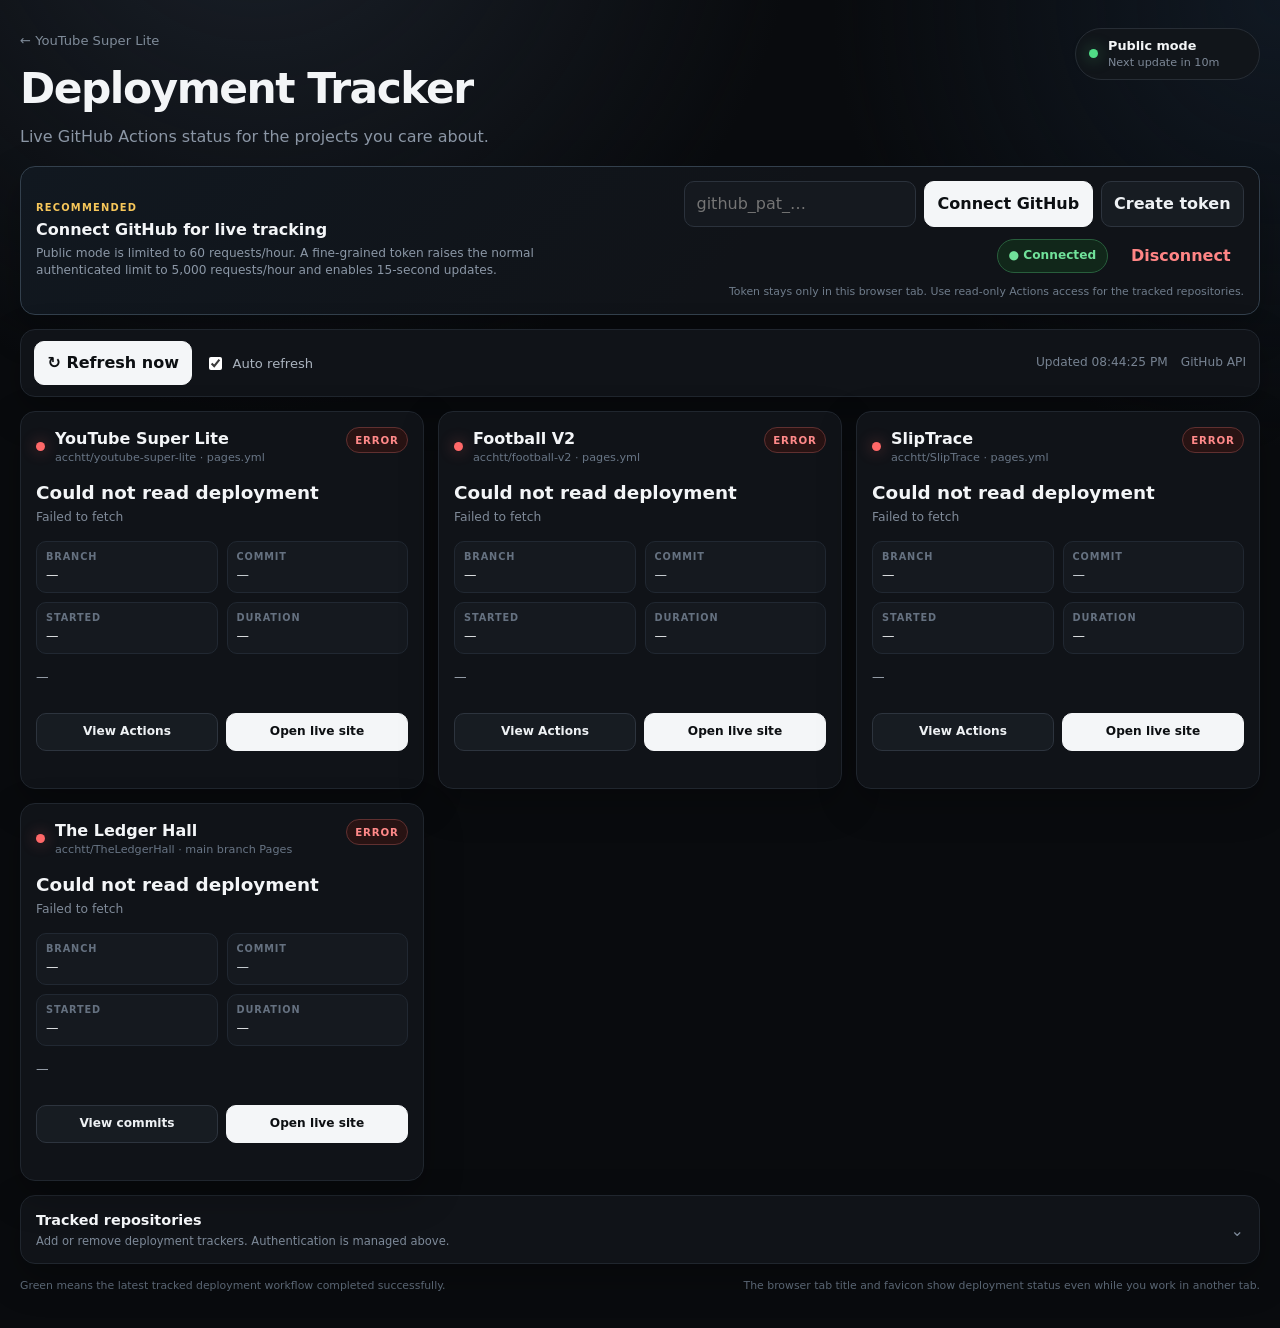
<file: deployments/index.html>
<!doctype html>
<html lang="en">
<head>
  <meta charset="utf-8">
  <meta name="viewport" content="width=device-width,initial-scale=1">
  <meta name="color-scheme" content="dark">
  <meta name="theme-color" content="#090b0e">
  <title>[CHECKING] Deployments · v0.8.2</title>
  <link id="statusFavicon" rel="icon" href="data:image/svg+xml,%3Csvg xmlns='http://www.w3.org/2000/svg' viewBox='0 0 32 32'%3E%3Ccircle cx='16' cy='16' r='10' fill='%2375808e'/%3E%3C/svg%3E">
  <link rel="stylesheet" href="styles.css?v=0.8.2">
</head>
<body>
  <main class="shell">
    <header class="topbar">
      <div>
        <a class="back" href="../">← YouTube Super Lite</a>
        <h1>Deployment Tracker</h1>
        <p>Live GitHub Actions status for the projects you care about.</p>
      </div>
      <div class="live-block">
        <span id="liveDot" class="live-dot"></span>
        <div>
          <strong id="liveLabel">Public mode</strong>
          <span id="nextRefresh">Loading…</span>
        </div>
      </div>
    </header>

    <section id="githubConnect" class="connect-panel panel">
      <div class="connect-copy">
        <span class="connect-kicker">RECOMMENDED</span>
        <strong id="connectTitle">Connect GitHub for live tracking</strong>
        <span id="connectSubtitle">Public mode is limited to 60 requests/hour. A fine-grained token raises the normal authenticated limit to 5,000 requests/hour and enables 15-second updates.</span>
      </div>
      <div class="connect-actions">
        <div id="tokenEntry" class="connect-token-row">
          <input id="tokenInput" type="password" autocomplete="off" spellcheck="false" placeholder="github_pat_…">
          <button id="saveTokenBtn" class="primary">Connect GitHub</button>
          <a class="button" href="https://github.com/settings/personal-access-tokens/new" target="_blank" rel="noreferrer">Create token</a>
        </div>
        <div id="connectedActions" class="connected-actions hidden">
          <span id="connectedBadge" class="connected-badge">● Connected</span>
          <button id="clearTokenBtn" class="ghost danger">Disconnect</button>
        </div>
        <span id="connectMessage" class="connect-message">Token stays only in this browser tab. Use read-only Actions access for the tracked repositories.</span>
      </div>
    </section>

    <section class="toolbar panel">
      <div class="toolbar-left">
        <button id="refreshBtn" class="primary">↻ Refresh now</button>
        <label class="switch-row">
          <input id="autoRefresh" type="checkbox" checked>
          <span>Auto refresh</span>
        </label>
      </div>
      <div class="toolbar-right">
        <span id="lastUpdated">Not updated yet</span>
        <span id="rateInfo">GitHub API</span>
      </div>
    </section>

    <section id="cards" class="cards" aria-live="polite"></section>

    <section class="panel settings">
      <details>
        <summary>
          <div>
            <strong>Tracked repositories</strong>
            <span>Add or remove deployment trackers. Authentication is managed above.</span>
          </div>
          <span class="chev">⌄</span>
        </summary>

        <div class="settings-body">
          <div class="repo-manager">
            <div class="repo-manager-head">
              <div>
                <strong>Tracked pipelines</strong>
                <span>Defaults are saved in the site; additions are stored only in this browser.</span>
              </div>
            </div>
            <div id="trackedList" class="tracked-list"></div>
            <form id="addForm" class="add-form">
              <input id="repoInput" required placeholder="acchtt/repository">
              <input id="workflowInput" required placeholder="workflow.yml">
              <input id="labelInput" placeholder="Display name (optional)">
              <input id="siteInput" placeholder="Live site URL (optional)">
              <button class="primary" type="submit">Add tracker</button>
            </form>
          </div>
        </div>
      </details>
    </section>

    <footer>
      <span>Green means the latest tracked deployment workflow completed successfully.</span>
      <span>The browser tab title and favicon show deployment status even while you work in another tab.</span>
    </footer>
  </main>

  <template id="cardTemplate">
    <article class="repo-card panel">
      <div class="card-head">
        <div class="repo-name-wrap">
          <span class="status-dot"></span>
          <div>
            <a class="repo-name" target="_blank" rel="noreferrer"></a>
            <span class="workflow-name"></span>
          </div>
        </div>
        <span class="status-pill">LOADING</span>
      </div>

      <div class="main-status">
        <strong class="status-title">Checking GitHub…</strong>
        <span class="status-detail">Waiting for API response</span>
      </div>

      <dl class="meta-grid">
        <div><dt>Branch</dt><dd class="branch">—</dd></div>
        <div><dt>Commit</dt><dd><a class="commit" target="_blank" rel="noreferrer">—</a></dd></div>
        <div><dt>Started</dt><dd class="started">—</dd></div>
        <div><dt>Duration</dt><dd class="duration">—</dd></div>
      </dl>

      <div class="commit-message">—</div>

      <div class="card-actions">
        <a class="run-link button" target="_blank" rel="noreferrer">View Actions</a>
        <a class="site-link button primary" target="_blank" rel="noreferrer">Open live site</a>
      </div>

      <div class="history"></div>
    </article>
  </template>

  <script src="app.js?v=0.8.2"></script>
</body>
</html>
</file>
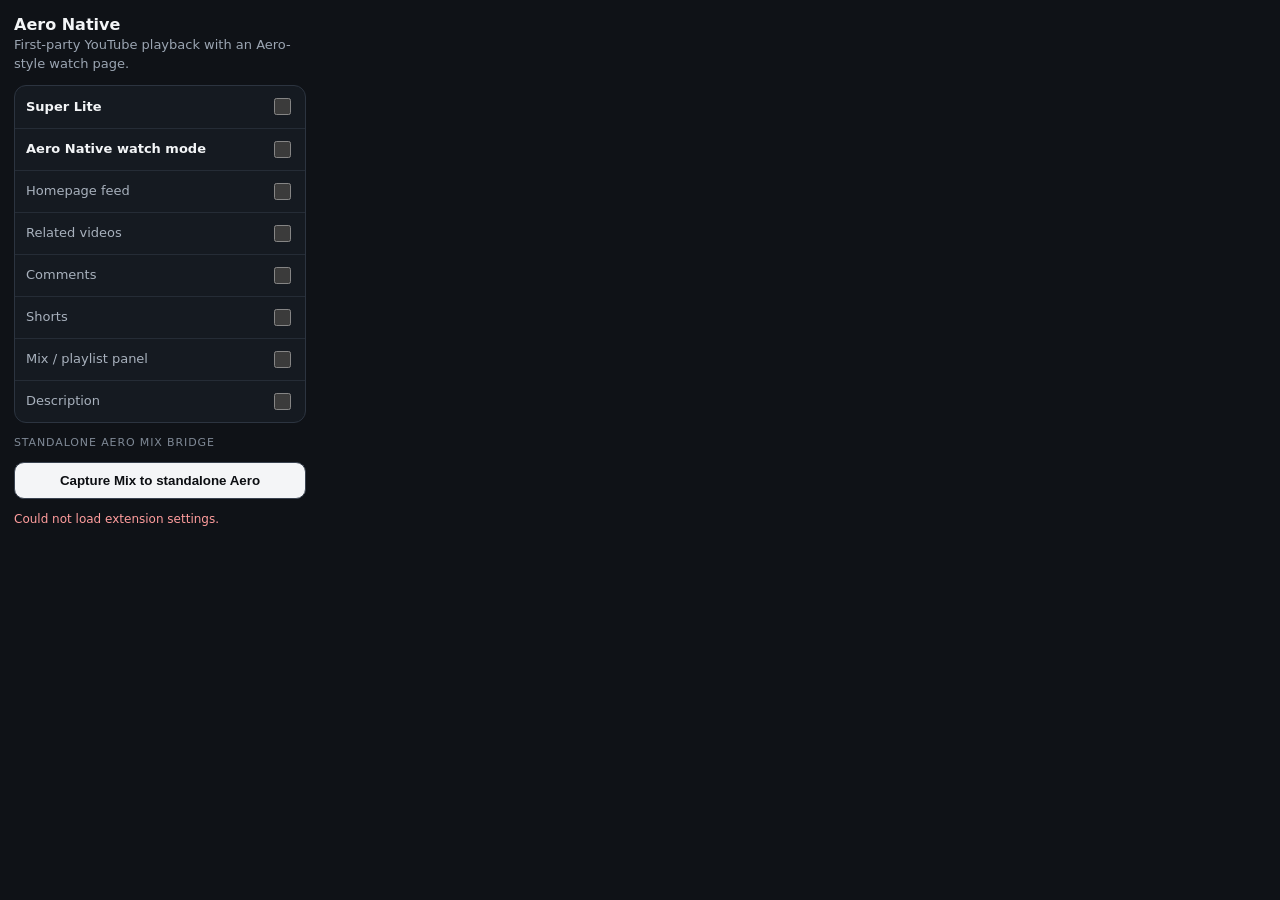
<file: extension/popup.html>
<!doctype html>
<html lang="en">
<head>
  <meta charset="utf-8">
  <meta name="viewport" content="width=device-width,initial-scale=1">
  <title>Aero Native</title>
  <style>
    :root{color-scheme:dark}
    *{box-sizing:border-box}
    body{margin:0;width:320px;background:#0f1217;color:#f3f5f7;font:13px/1.4 system-ui,-apple-system,Segoe UI,sans-serif}
    main{padding:14px;display:grid;gap:12px}
    h1{font-size:16px;margin:0}
    .intro{margin:0;color:#9ba5b2}
    .panel{border:1px solid #2c3440;border-radius:12px;background:#151a21;overflow:hidden}
    .row{min-height:42px;padding:9px 11px;display:flex;align-items:center;justify-content:space-between;gap:12px;border-top:1px solid #252c36}
    .row:first-child{border-top:0}
    .row strong{font-size:13px}
    .row span{color:#a8b1bd}
    input[type="checkbox"]{width:17px;height:17px;accent-color:#c8b5ff}
    button{width:100%;border:1px solid #3a4350;border-radius:10px;padding:10px 12px;background:#f4f5f7;color:#0c0e12;font-weight:750;cursor:pointer}
    button:disabled{opacity:.55;cursor:default}
    #status{min-height:34px;font-size:12px;color:#aeb8c4}
    .ok{color:#9fe0b5!important}.err{color:#ff9d9d!important}
    .section-title{font-size:11px;letter-spacing:.08em;text-transform:uppercase;color:#7f8996}
  </style>
</head>
<body>
  <main>
    <div>
      <h1>Aero Native</h1>
      <p class="intro">First-party YouTube playback with an Aero-style watch page.</p>
    </div>

    <div class="panel">
      <label class="row"><strong>Super Lite</strong><input id="liteEnabled" type="checkbox"></label>
      <label class="row"><strong>Aero Native watch mode</strong><input id="nativeMode" type="checkbox"></label>
      <label class="row"><span>Homepage feed</span><input id="showHomeFeed" type="checkbox"></label>
      <label class="row"><span>Related videos</span><input id="showRelated" type="checkbox"></label>
      <label class="row"><span>Comments</span><input id="showComments" type="checkbox"></label>
      <label class="row"><span>Shorts</span><input id="showShorts" type="checkbox"></label>
      <label class="row"><span>Mix / playlist panel</span><input id="showMixPanel" type="checkbox"></label>
      <label class="row"><span>Description</span><input id="showDescription" type="checkbox"></label>
    </div>

    <div class="section-title">Standalone Aero Mix Bridge</div>
    <button id="capture" type="button">Capture Mix to standalone Aero</button>
    <div id="status">Settings apply immediately on youtube.com.</div>
  </main>
  <script src="popup.js"></script>
</body>
</html>
</file>
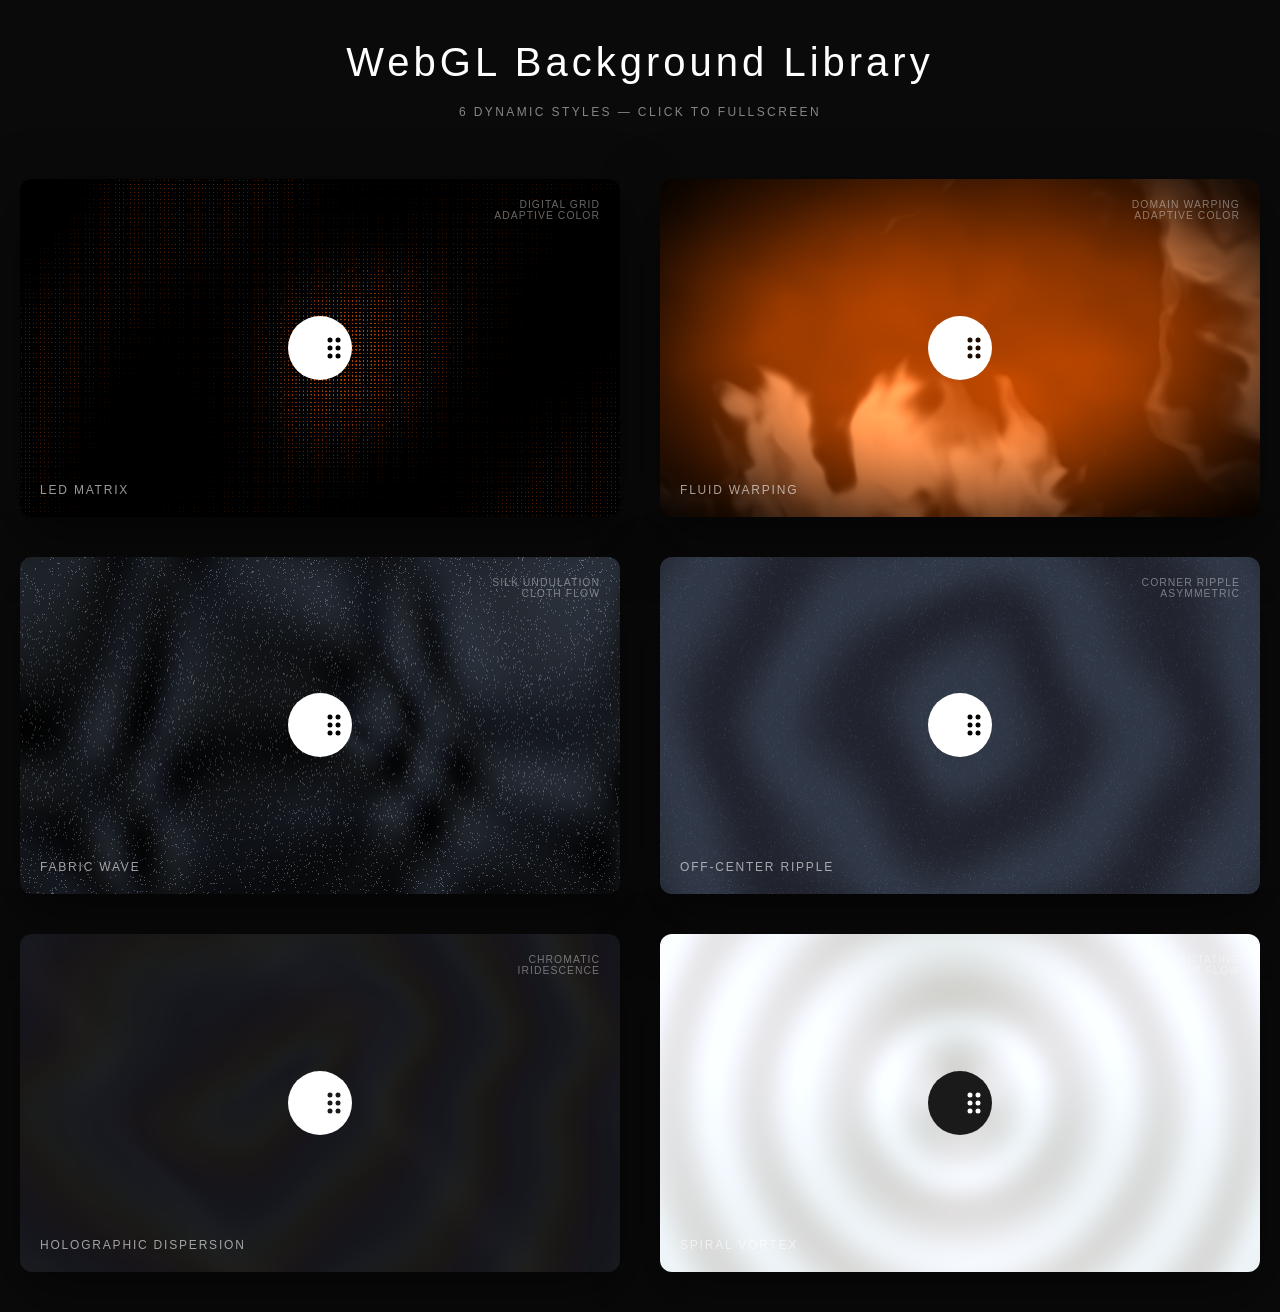
<file: .agents/skills/logo-generator/assets/background_library.html>
<!DOCTYPE html>
<html lang="en">
<head>
    <meta charset="UTF-8">
    <meta name="viewport" content="width=device-width, initial-scale=1.0">
    <title>WebGL Background Library</title>
    <style>
        * { margin: 0; padding: 0; box-sizing: border-box; }
        body {
            font-family: -apple-system, BlinkMacSystemFont, 'Segoe UI', sans-serif;
            background: #0a0a0a;
            color: #fff;
            overflow-x: hidden;
        }

        /* Thumbnail Grid View */
        .container {
            max-width: 1800px;
            margin: 0 auto;
            padding: 40px 20px;
            transition: opacity 0.3s ease;
        }
        .container.hidden { opacity: 0; pointer-events: none; }

        h1 {
            text-align: center;
            font-weight: 300;
            font-size: 2.5rem;
            margin-bottom: 20px;
            letter-spacing: 0.1em;
        }
        .subtitle {
            text-align: center;
            font-size: 0.75rem;
            opacity: 0.5;
            letter-spacing: 0.2em;
            text-transform: uppercase;
            margin-bottom: 60px;
        }
        .grid {
            display: grid;
            grid-template-columns: repeat(auto-fit, minmax(600px, 1fr));
            gap: 40px;
        }
        .card {
            position: relative;
            aspect-ratio: 16 / 9;
            border-radius: 12px;
            overflow: hidden;
            box-shadow: 0 20px 60px rgba(0,0,0,0.5);
            cursor: pointer;
            transition: transform 0.3s ease;
        }
        .card:hover { transform: translateY(-4px); }
        canvas { width: 100%; height: 100%; display: block; }
        .logo-container {
            position: absolute;
            inset: 0;
            display: flex;
            align-items: center;
            justify-content: center;
            pointer-events: none;
            z-index: 10;
        }
        .logo { width: 100px; height: 100px; }
        .label {
            position: absolute;
            bottom: 20px;
            left: 20px;
            font-size: 0.75rem;
            font-weight: 500;
            letter-spacing: 0.15em;
            text-transform: uppercase;
            opacity: 0.6;
            z-index: 10;
        }
        .meta {
            position: absolute;
            top: 20px;
            right: 20px;
            font-size: 0.65rem;
            letter-spacing: 0.1em;
            text-transform: uppercase;
            opacity: 0.4;
            z-index: 10;
            text-align: right;
        }

        /* Fullscreen View */
        .fullscreen {
            position: fixed;
            inset: 0;
            background: #000;
            z-index: 1000;
            display: none;
            opacity: 0;
            transition: opacity 0.4s ease;
        }
        .fullscreen.active {
            display: block;
            opacity: 1;
        }
        .fullscreen canvas {
            width: 100vw;
            height: 100vh;
        }
        .fullscreen .logo {
            width: 200px;
            height: 200px;
        }
        .fullscreen .label {
            bottom: 40px;
            left: 40px;
            font-size: 1rem;
        }
        .fullscreen .meta {
            top: 40px;
            right: 40px;
            font-size: 0.85rem;
        }
        .close-btn {
            position: absolute;
            top: 40px;
            left: 40px;
            width: 48px;
            height: 48px;
            border: 1px solid rgba(255,255,255,0.2);
            border-radius: 50%;
            background: rgba(0,0,0,0.5);
            backdrop-filter: blur(10px);
            cursor: pointer;
            z-index: 20;
            display: flex;
            align-items: center;
            justify-content: center;
            transition: all 0.3s ease;
        }
        .close-btn:hover {
            background: rgba(255,255,255,0.1);
            border-color: rgba(255,255,255,0.4);
        }
        .close-btn::before,
        .close-btn::after {
            content: '';
            position: absolute;
            width: 20px;
            height: 2px;
            background: #fff;
        }
        .close-btn::before { transform: rotate(45deg); }
        .close-btn::after { transform: rotate(-45deg); }
    </style>
</head>
<body>
    <div class="container" id="grid-view">
        <h1>WebGL Background Library</h1>
        <div class="subtitle">6 Dynamic Styles — Click to Fullscreen</div>

        <div class="grid">
            <!-- 1. LED Matrix -->
            <div class="card" data-bg="led">
                <canvas id="canvas-led"></canvas>
                <div class="logo-container">
                    <svg class="logo" viewBox="0 0 100 100">
                        <circle cx="50" cy="50" r="32" fill="#FFFFFF"/>
                        <g fill="#000000">
                            <circle cx="60" cy="42" r="2.5"/>
                            <circle cx="68" cy="42" r="2.5"/>
                            <circle cx="60" cy="50" r="2.5"/>
                            <circle cx="68" cy="50" r="2.5"/>
                            <circle cx="60" cy="58" r="2.5"/>
                            <circle cx="68" cy="58" r="2.5"/>
                        </g>
                    </svg>
                </div>
                <div class="label">LED Matrix</div>
                <div class="meta">Digital Grid<br/>Adaptive Color</div>
            </div>

            <!-- 2. Fluid Warping -->
            <div class="card" data-bg="fluid">
                <canvas id="canvas-fluid"></canvas>
                <div class="logo-container">
                    <svg class="logo" viewBox="0 0 100 100">
                        <circle cx="50" cy="50" r="32" fill="#FFFFFF"/>
                        <g fill="#1a0a00">
                            <circle cx="60" cy="42" r="2.5"/>
                            <circle cx="68" cy="42" r="2.5"/>
                            <circle cx="60" cy="50" r="2.5"/>
                            <circle cx="68" cy="50" r="2.5"/>
                            <circle cx="60" cy="58" r="2.5"/>
                            <circle cx="68" cy="58" r="2.5"/>
                        </g>
                    </svg>
                </div>
                <div class="label">Fluid Warping</div>
                <div class="meta">Domain Warping<br/>Adaptive Color</div>
            </div>

            <!-- 3. Fabric Wave -->
            <div class="card" data-bg="fabric">
                <canvas id="canvas-fabric"></canvas>
                <div class="logo-container">
                    <svg class="logo" viewBox="0 0 100 100">
                        <circle cx="50" cy="50" r="32" fill="#FFFFFF"/>
                        <g fill="#000000">
                            <circle cx="60" cy="42" r="2.5"/>
                            <circle cx="68" cy="42" r="2.5"/>
                            <circle cx="60" cy="50" r="2.5"/>
                            <circle cx="68" cy="50" r="2.5"/>
                            <circle cx="60" cy="58" r="2.5"/>
                            <circle cx="68" cy="58" r="2.5"/>
                        </g>
                    </svg>
                </div>
                <div class="label">Fabric Wave</div>
                <div class="meta">Silk Undulation<br/>Cloth Flow</div>
            </div>

            <!-- 4. Off-Center Ripple -->
            <div class="card" data-bg="corner">
                <canvas id="canvas-corner"></canvas>
                <div class="logo-container">
                    <svg class="logo" viewBox="0 0 100 100">
                        <circle cx="50" cy="50" r="32" fill="#FFFFFF"/>
                        <g fill="#000000">
                            <circle cx="60" cy="42" r="2.5"/>
                            <circle cx="68" cy="42" r="2.5"/>
                            <circle cx="60" cy="50" r="2.5"/>
                            <circle cx="68" cy="50" r="2.5"/>
                            <circle cx="60" cy="58" r="2.5"/>
                            <circle cx="68" cy="58" r="2.5"/>
                        </g>
                    </svg>
                </div>
                <div class="label">Off-Center Ripple</div>
                <div class="meta">Corner Ripple<br/>Asymmetric</div>
            </div>

            <!-- 5. Holographic Dispersion -->
            <div class="card" data-bg="dispersion">
                <canvas id="canvas-dispersion"></canvas>
                <div class="logo-container">
                    <svg class="logo" viewBox="0 0 100 100">
                        <circle cx="50" cy="50" r="32" fill="#FFFFFF"/>
                        <g fill="#1a1a1a">
                            <circle cx="60" cy="42" r="2.5"/>
                            <circle cx="68" cy="42" r="2.5"/>
                            <circle cx="60" cy="50" r="2.5"/>
                            <circle cx="68" cy="50" r="2.5"/>
                            <circle cx="60" cy="58" r="2.5"/>
                            <circle cx="68" cy="58" r="2.5"/>
                        </g>
                    </svg>
                </div>
                <div class="label">Holographic Dispersion</div>
                <div class="meta">Chromatic<br/>Iridescence</div>
            </div>

            <!-- 6. Spiral Vortex -->
            <div class="card" data-bg="spiral">
                <canvas id="canvas-spiral"></canvas>
                <div class="logo-container">
                    <svg class="logo" viewBox="0 0 100 100">
                        <circle cx="50" cy="50" r="32" fill="#1A1A1A"/>
                        <g fill="#FFFFFF">
                            <circle cx="60" cy="42" r="2.5"/>
                            <circle cx="68" cy="42" r="2.5"/>
                            <circle cx="60" cy="50" r="2.5"/>
                            <circle cx="68" cy="50" r="2.5"/>
                            <circle cx="60" cy="58" r="2.5"/>
                            <circle cx="68" cy="58" r="2.5"/>
                        </g>
                    </svg>
                </div>
                <div class="label">Spiral Vortex</div>
                <div class="meta">Rotating<br/>Angular Flow</div>
            </div>
        </div>
    </div>

    <!-- Fullscreen View -->
    <div class="fullscreen" id="fullscreen-view">
        <div class="close-btn" id="close-btn"></div>
        <canvas id="canvas-fullscreen"></canvas>
        <div class="logo-container">
            <svg class="logo" viewBox="0 0 100 100" id="fullscreen-logo">
                <circle cx="50" cy="50" r="32" fill="#FFFFFF"/>
                <g fill="#000000">
                    <circle cx="60" cy="42" r="2.5"/>
                    <circle cx="68" cy="42" r="2.5"/>
                    <circle cx="60" cy="50" r="2.5"/>
                    <circle cx="68" cy="50" r="2.5"/>
                    <circle cx="60" cy="58" r="2.5"/>
                    <circle cx="68" cy="58" r="2.5"/>
                </g>
            </svg>
        </div>
        <div class="label" id="fullscreen-label">LED Matrix</div>
        <div class="meta" id="fullscreen-meta">Digital Grid<br/>Adaptive Color</div>
    </div>

    <script>
        const vs = 'attribute vec2 position; void main() { gl_Position = vec4(position, 0.0, 1.0); }';

        function getAdaptiveTheme(seed) {
            const themes = [
                { dark: [0.02, 0.03, 0.05], bright: [0.15, 0.4, 0.8] },
                { dark: [0.04, 0.015, 0.0], bright: [0.8, 0.3, 0.0] },
                { dark: [0.1, 0.03, 0.0], bright: [0.85, 0.35, 0.1] },
                { dark: [0.02, 0.01, 0.03], bright: [0.7, 0.05, 0.05] },
                { dark: [0.0, 0.05, 0.03], bright: [0.1, 0.6, 0.4] },
            ];
            return themes[seed % themes.length];
        }

        const shaders = {
            led: `
                precision highp float;
                uniform vec2 u_resolution;
                uniform float u_time;
                uniform vec2 u_mouse;
                uniform vec3 u_darkColor;
                uniform vec3 u_brightColor;

                void main() {
                    vec2 uv = gl_FragCoord.xy / u_resolution.xy;
                    vec2 p = uv;
                    p.x *= u_resolution.x / u_resolution.y;
                    vec2 mouse = u_mouse;
                    mouse.x *= u_resolution.x / u_resolution.y;

                    float gridSize = 90.0;
                    vec2 gridUv = p * gridSize;
                    vec2 cellId = floor(gridUv);
                    vec2 cellUv = fract(gridUv);
                    vec2 cellCenterNorm = (cellId + 0.5) / gridSize;

                    float wave1 = sin(cellCenterNorm.x * 4.0 + u_time * 0.8) * cos(cellCenterNorm.y * 3.0 + u_time * 0.5);
                    float wave2 = sin(cellCenterNorm.x * 6.0 - cellCenterNorm.y * 5.0 - u_time * 0.4);
                    float illumination = smoothstep(-1.0, 1.0, wave1 + wave2);

                    float mouseDist = length(cellCenterNorm - mouse);
                    float spotlight = smoothstep(0.5, 0.0, mouseDist) * 0.6;
                    float totalGlow = clamp(illumination * 0.4 + spotlight, 0.0, 1.0);

                    float distToCenter = length(cellUv - vec2(0.5));
                    float dotRadius = 0.05 + totalGlow * 0.15;
                    float dotShape = 1.0 - smoothstep(dotRadius, dotRadius + 0.05, distToCenter);

                    vec3 finalColor = mix(u_darkColor, u_brightColor, totalGlow) * dotShape;
                    gl_FragColor = vec4(finalColor, 1.0);
                }
            `,
            fluid: `
                precision highp float;
                uniform vec2 u_resolution;
                uniform float u_time;
                uniform vec2 u_mouse;
                uniform vec3 u_color1;
                uniform vec3 u_color2;
                uniform vec3 u_color3;

                float random(vec2 st) { return fract(sin(dot(st, vec2(12.9898,78.233))) * 43758.5453); }
                float noise(vec2 st) {
                    vec2 i = floor(st), f = fract(st);
                    float a = random(i), b = random(i + vec2(1.0, 0.0));
                    float c = random(i + vec2(0.0, 1.0)), d = random(i + vec2(1.0, 1.0));
                    vec2 u = f * f * (3.0 - 2.0 * f);
                    return mix(a, b, u.x) + (c - a) * u.y * (1.0 - u.x) + (d - b) * u.x * u.y;
                }
                float fbm(vec2 st) {
                    float v = 0.0, a = 0.5;
                    mat2 rot = mat2(cos(0.5), sin(0.5), -sin(0.5), cos(0.5));
                    for (int i = 0; i < 5; ++i) {
                        v += a * noise(st);
                        st = rot * st * 2.0 + vec2(100.0);
                        a *= 0.5;
                    }
                    return v;
                }

                void main() {
                    vec2 st = gl_FragCoord.xy / u_resolution.xy;
                    st.x *= u_resolution.x / u_resolution.y;
                    vec2 mouse = u_mouse;
                    mouse.x *= u_resolution.x / u_resolution.y;

                    vec2 dir = st - mouse;
                    float dist = length(dir);
                    vec2 push = (dir / (dist + 0.01)) * exp(-dist * 5.0) * 0.15;

                    vec2 q = vec2(fbm(st + push + 0.03 * u_time), fbm(st + vec2(1.0) + push + 0.03 * u_time));
                    vec2 r = vec2(fbm(st + 1.5 * q + vec2(1.7, 9.2) + 0.08 * u_time), fbm(st + 1.5 * q + vec2(8.3, 2.8) + 0.06 * u_time));
                    float f = fbm(st + 2.5 * r);

                    vec3 color = mix(u_color1, u_color3, f);
                    color = mix(color, u_color2, clamp(length(q) * 1.5, 0.0, 1.0));
                    float shimmer = smoothstep(0.4, 0.5, f) * smoothstep(0.6, 0.5, f);
                    color += shimmer * vec3(1.0, 0.9, 0.8) * 0.5;

                    float vignette = length(gl_FragCoord.xy / u_resolution.xy - 0.5);
                    color *= smoothstep(0.8, 0.1, vignette);

                    gl_FragColor = vec4(color, 1.0);
                }
            `,
            fabric: `
                precision highp float;
                uniform vec2 u_resolution;
                uniform float u_time;
                uniform vec2 u_mouse;

                void main() {
                    vec2 uv = gl_FragCoord.xy / u_resolution.xy;
                    vec2 p = uv * 2.0 - 1.0;
                    p.x *= u_resolution.x / u_resolution.y;

                    float waveX = sin(p.x * 4.0 + u_time * 1.2) * 0.25;
                    float waveY = cos(p.y * 3.5 + u_time * 0.9) * 0.25;
                    float crossWave = sin(p.x * 2.0 + p.y * 2.0 + u_time * 0.8) * 0.15;
                    p.x += waveX * cos(u_time * 0.5) + crossWave;
                    p.y += waveY * sin(u_time * 0.4) + crossWave;

                    vec2 mouse = u_mouse * 2.0 - 1.0;
                    mouse.x *= u_resolution.x / u_resolution.y;
                    float mouseDist = length(p - mouse);
                    p += sin(mouseDist * 10.0 - u_time * 4.0) * exp(-mouseDist * 2.0) * 0.1;

                    float intensity = length(p);
                    float wavePattern = sin(p.x * 8.0 + u_time) * cos(p.y * 6.0 + u_time * 0.8);
                    vec3 col = vec3(0.08, 0.09, 0.1) * (wavePattern * 0.5 + 0.5);
                    col += vec3(0.05, 0.06, 0.08) * (sin(intensity * 10.0 + u_time) * 0.5 + 0.5);

                    float noise = fract(sin(dot(p * 3.0, vec2(12.9898, 78.233))) * 43758.5453);
                    if (noise > 0.96) col += vec3(0.6, 0.65, 0.7) * 0.4;
                    col += vec3(0.7, 0.8, 1.0) * exp(-length(p - vec2(1.2, 0.8)) * 1.2) * 0.08;

                    gl_FragColor = vec4(col, 1.0);
                }
            `,
            corner: `
                precision highp float;
                uniform vec2 u_resolution;
                uniform float u_time;
                uniform vec2 u_mouse;

                void main() {
                    vec2 uv = gl_FragCoord.xy / u_resolution.xy;
                    vec2 p = uv * 2.0 - 1.0;
                    p.x *= u_resolution.x / u_resolution.y;

                    vec2 corner1 = vec2(-1.2, 0.9);
                    float dist1 = length(p - corner1);
                    float ripple1 = sin(dist1 * 5.0 - u_time * 2.5) * exp(-dist1 * 0.6);

                    vec2 corner2 = vec2(1.1, -0.8);
                    float dist2 = length(p - corner2);
                    float ripple2 = sin(dist2 * 6.0 - u_time * 2.0) * exp(-dist2 * 0.7);
                    p += (ripple1 + ripple2) * 0.12;

                    vec2 mouse = u_mouse * 2.0 - 1.0;
                    mouse.x *= u_resolution.x / u_resolution.y;
                    float mouseDist = length(p - mouse);
                    p += sin(mouseDist * 8.0 - u_time * 3.0) * exp(-mouseDist * 2.0) * 0.06;

                    float intensity = length(p);
                    vec3 baseCol = vec3(0.16, 0.18, 0.23);
                    vec3 col = baseCol + vec3(0.03, 0.04, 0.05) * sin(intensity * 8.0 + u_time);

                    float noise = fract(sin(dot(p * 2.0, vec2(12.9898, 78.233))) * 43758.5453);
                    if (noise > 0.95) col += vec3(0.05, 0.06, 0.07);

                    gl_FragColor = vec4(col, 1.0);
                }
            `,
            dispersion: `
                precision highp float;
                uniform vec2 u_resolution;
                uniform float u_time;
                uniform vec2 u_mouse;

                vec3 palette(float t, vec3 a, vec3 b, vec3 c, vec3 d) {
                    return a + b * cos(6.28318 * (c * t + d));
                }

                void main() {
                    vec2 uv = gl_FragCoord.xy / u_resolution.xy;
                    vec2 p = uv * 2.0 - 1.0;
                    p.x *= u_resolution.x / u_resolution.y;

                    vec2 mouse = u_mouse * 2.0 - 1.0;
                    mouse.x *= u_resolution.x / u_resolution.y;
                    float mouseDist = length(p - mouse);
                    float mouseRipple = sin(mouseDist * 15.0 - u_time * 4.0) * exp(-mouseDist * 3.0);
                    p += mouseRipple * 0.08;

                    vec2 p0 = p;
                    for(float i = 1.0; i < 4.0; i++) {
                        p.x += 0.1 / i * sin(i * 3.0 * p.y + u_time * 0.4) + 0.05;
                        p.y += 0.1 / i * cos(i * 2.0 * p.x + u_time * 0.3) - 0.05;
                    }

                    float r = length(p);
                    float angle = atan(p.y, p.x);

                    vec3 a = vec3(0.12, 0.12, 0.13);
                    vec3 b = vec3(0.03, 0.04, 0.05);
                    vec3 c = vec3(1.0, 1.0, 1.0);
                    vec3 d = vec3(0.1, 0.2, 0.4);

                    vec3 col = palette(r * 1.5 + p0.x * 0.5 + u_time * 0.1, a, b, c, d);

                    float dispersion = sin(r * 25.0 - u_time * 1.5 + angle * 2.0) * 0.5 + 0.5;
                    col += vec3(dispersion * 0.015, dispersion * 0.01, dispersion * 0.02);

                    float highlight = pow(sin(p.x * 4.0 + p.y * 3.0 + u_time) * 0.5 + 0.5, 8.0);
                    col += highlight * 0.04;

                    vec3 neutralBase = vec3(0.08, 0.08, 0.09);
                    col = mix(neutralBase, col, 0.3);

                    gl_FragColor = vec4(col, 1.0);
                }
            `,
            spiral: `
                precision highp float;
                uniform vec2 u_resolution;
                uniform float u_time;
                uniform vec2 u_mouse;

                void main() {
                    vec2 uv = gl_FragCoord.xy / u_resolution.xy;
                    vec2 p = uv * 2.0 - 1.0;
                    p.x *= u_resolution.x / u_resolution.y;

                    float centerDist = length(p);
                    float angle = atan(p.y, p.x);
                    float spiral = sin(centerDist * 5.0 - angle * 4.0 - u_time * 2.0);
                    float rotationAmount = spiral * 0.2 * (1.0 - centerDist * 0.5);
                    float cosR = cos(rotationAmount), sinR = sin(rotationAmount);
                    p = vec2(p.x * cosR - p.y * sinR, p.x * sinR + p.y * cosR);

                    float outerSpiral = sin(centerDist * 3.0 + angle * 2.0 + u_time * 1.5);
                    p += vec2(-p.y, p.x) * outerSpiral * 0.1 * centerDist;

                    vec2 mouse = u_mouse * 2.0 - 1.0;
                    mouse.x *= u_resolution.x / u_resolution.y;
                    float mouseDist = length(p - mouse);
                    float mouseAngle = atan((p - mouse).y, (p - mouse).x);
                    p += vec2(cos(mouseAngle), sin(mouseAngle)) * sin(mouseDist * 10.0 - u_time * 4.0) * exp(-mouseDist * 2.0) * 0.08;

                    float intensity = length(p);
                    vec3 baseCol = vec3(0.91, 0.92, 0.93);
                    vec3 col = baseCol - vec3(0.04, 0.05, 0.06) * sin(intensity * 12.0 + u_time);
                    col += vec3(0.7, 0.6, 0.8) * sin(angle * 3.0 + u_time) * 0.04;
                    col += vec3(0.6, 0.7, 0.9) * sin(angle * 2.0 - u_time * 0.8) * 0.03;

                    gl_FragColor = vec4(col, 1.0);
                }
            `
        };

        const configs = {
            led: { theme: getAdaptiveTheme(Date.now()) },
            fluid: { theme: getAdaptiveTheme(Date.now() + 1000) },
            fabric: {},
            corner: {},
            dispersion: {},
            spiral: {}
        };

        const instances = {};

        function setupCanvas(canvasId, bgType) {
            const canvas = document.getElementById(canvasId);
            if (!canvas) return;

            const gl = canvas.getContext('webgl', { alpha: false, antialias: true });
            if (!gl) return;

            const card = canvas.closest('.card') || canvas.closest('.fullscreen');
            let mx = 0.5, my = 0.5;

            if (card) {
                card.addEventListener('mousemove', e => {
                    const r = card.getBoundingClientRect();
                    mx = (e.clientX - r.left) / r.width;
                    my = (e.clientY - r.top) / r.height;
                });
            }

            const compile = (type, src) => {
                const shader = gl.createShader(type);
                gl.shaderSource(shader, src);
                gl.compileShader(shader);
                return shader;
            };

            const vShader = compile(gl.VERTEX_SHADER, vs);
            const fShader = compile(gl.FRAGMENT_SHADER, shaders[bgType]);
            const prog = gl.createProgram();
            gl.attachShader(prog, vShader);
            gl.attachShader(prog, fShader);
            gl.linkProgram(prog);
            gl.useProgram(prog);

            const verts = new Float32Array([-1, -1, 1, -1, -1, 1, -1, 1, 1, -1, 1, 1]);
            const buf = gl.createBuffer();
            gl.bindBuffer(gl.ARRAY_BUFFER, buf);
            gl.bufferData(gl.ARRAY_BUFFER, verts, gl.STATIC_DRAW);

            const posLoc = gl.getAttribLocation(prog, 'position');
            gl.enableVertexAttribArray(posLoc);
            gl.vertexAttribPointer(posLoc, 2, gl.FLOAT, false, 0, 0);

            const locs = {
                res: gl.getUniformLocation(prog, 'u_resolution'),
                time: gl.getUniformLocation(prog, 'u_time'),
                mouse: gl.getUniformLocation(prog, 'u_mouse'),
            };

            const config = configs[bgType];
            if (config.theme) {
                locs.darkColor = gl.getUniformLocation(prog, 'u_darkColor');
                locs.brightColor = gl.getUniformLocation(prog, 'u_brightColor');
                if (bgType === 'fluid') {
                    locs.color1 = gl.getUniformLocation(prog, 'u_color1');
                    locs.color2 = gl.getUniformLocation(prog, 'u_color2');
                    locs.color3 = gl.getUniformLocation(prog, 'u_color3');
                }
            }

            const start = Date.now();
            const resize = () => {
                const dpr = devicePixelRatio || 1;
                canvas.width = canvas.clientWidth * dpr;
                canvas.height = canvas.clientHeight * dpr;
                gl.viewport(0, 0, canvas.width, canvas.height);
            };
            new ResizeObserver(resize).observe(canvas);
            resize();

            const render = () => {
                gl.uniform2f(locs.res, canvas.width, canvas.height);
                gl.uniform1f(locs.time, (Date.now() - start) / 1000);
                gl.uniform2f(locs.mouse, mx, 1 - my);

                if (config.theme) {
                    if (bgType === 'led') {
                        gl.uniform3f(locs.darkColor, ...config.theme.dark);
                        gl.uniform3f(locs.brightColor, ...config.theme.bright);
                    } else if (bgType === 'fluid') {
                        gl.uniform3f(locs.color1, ...config.theme.dark);
                        gl.uniform3f(locs.color2, ...config.theme.bright);
                        const mid = config.theme.dark.map((v, i) => (v + config.theme.bright[i]) / 2);
                        gl.uniform3f(locs.color3, ...mid);
                    }
                }

                gl.drawArrays(gl.TRIANGLES, 0, 6);
                requestAnimationFrame(render);
            };
            render();

            return { gl, canvas, resize };
        }

        // Initialize thumbnail canvases
        instances.led = setupCanvas('canvas-led', 'led');
        instances.fluid = setupCanvas('canvas-fluid', 'fluid');
        instances.fabric = setupCanvas('canvas-fabric', 'fabric');
        instances.corner = setupCanvas('canvas-corner', 'corner');
        instances.dispersion = setupCanvas('canvas-dispersion', 'dispersion');
        instances.spiral = setupCanvas('canvas-spiral', 'spiral');

        // Fullscreen interaction
        const gridView = document.getElementById('grid-view');
        const fullscreenView = document.getElementById('fullscreen-view');
        const fullscreenCanvas = document.getElementById('canvas-fullscreen');
        const fullscreenLogo = document.getElementById('fullscreen-logo');
        const fullscreenLabel = document.getElementById('fullscreen-label');
        const fullscreenMeta = document.getElementById('fullscreen-meta');
        const closeBtn = document.getElementById('close-btn');

        let currentFullscreen = null;

        document.querySelectorAll('.card').forEach(card => {
            card.addEventListener('click', () => {
                const bgType = card.dataset.bg;
                const logo = card.querySelector('.logo').outerHTML;
                const label = card.querySelector('.label').textContent;
                const meta = card.querySelector('.meta').innerHTML;

                fullscreenLogo.outerHTML = logo;
                fullscreenLabel.textContent = label;
                fullscreenMeta.innerHTML = meta;

                gridView.classList.add('hidden');
                fullscreenView.classList.add('active');

                if (currentFullscreen) {
                    currentFullscreen = null;
                }
                currentFullscreen = setupCanvas('canvas-fullscreen', bgType);
            });
        });

        closeBtn.addEventListener('click', () => {
            fullscreenView.classList.remove('active');
            setTimeout(() => {
                gridView.classList.remove('hidden');
            }, 400);
        });

        // ESC key to close fullscreen
        document.addEventListener('keydown', e => {
            if (e.key === 'Escape' && fullscreenView.classList.contains('active')) {
                closeBtn.click();
            }
        });
    </script>
</body>
</html>
</file>
<file: deployments/styles.css>
:root{
  font-family:Inter,ui-sans-serif,system-ui,-apple-system,BlinkMacSystemFont,"Segoe UI",sans-serif;
  color:#f3f5f7;background:#090b0e;line-height:1.45
}
*{box-sizing:border-box}
body{margin:0;min-height:100vh;background:
  radial-gradient(circle at 20% -10%,#1a2029 0,transparent 34rem),
  radial-gradient(circle at 100% 0,#101822 0,transparent 28rem),
  #090b0e;color:#f3f5f7}
button,input{font:inherit}
a{color:inherit}
.shell{width:min(1240px,calc(100% - 28px));margin:auto;padding:28px 0 34px}
.topbar{display:flex;justify-content:space-between;align-items:flex-start;gap:20px;margin-bottom:18px}
.back{display:inline-block;color:#7f8b99;text-decoration:none;font-size:.82rem;margin-bottom:8px}
.back:hover{color:#fff}
h1{margin:0;font-size:clamp(1.7rem,4vw,2.65rem);letter-spacing:-.035em}
.topbar p{margin:5px 0 0;color:#8b96a5}
.live-block{display:flex;align-items:center;gap:10px;border:1px solid #272d35;background:#11151a;border-radius:999px;padding:9px 13px;min-width:185px}
.live-block>div{display:grid;line-height:1.2}
.live-block strong{font-size:.8rem}.live-block span:not(.live-dot){font-size:.7rem;color:#7d8897;margin-top:3px}
.live-dot,.status-dot{width:9px;height:9px;border-radius:50%;background:#75808e;box-shadow:0 0 0 4px #75808e18;flex:none}
.live-dot.on,.status-dot.success{background:#50dc86;box-shadow:0 0 15px #50dc8680}
.live-dot.busy,.status-dot.running{background:#f7c75a;box-shadow:0 0 15px #f7c75a70}
.status-dot.failure{background:#ff6868;box-shadow:0 0 15px #ff686875}
.status-dot.cancelled{background:#8b96a5}
.panel{background:#101318;border:1px solid #20262e;border-radius:15px;box-shadow:0 14px 38px #0004}
.toolbar{padding:11px 13px;display:flex;align-items:center;justify-content:space-between;gap:12px;margin-bottom:14px}
.toolbar-left,.toolbar-right{display:flex;align-items:center;gap:13px}.toolbar-right{font-size:.76rem;color:#778392}
button,.button{border:1px solid #2d343e;background:#171c22;color:#eef1f4;border-radius:10px;padding:.58rem .78rem;font-weight:700;cursor:pointer;text-decoration:none;display:inline-flex;align-items:center;justify-content:center}
button:hover,.button:hover{background:#222933}
button.primary,.button.primary{background:#f4f6f8;color:#0c0f12;border-color:#f4f6f8}
button.primary:hover,.button.primary:hover{background:#dce1e7}.ghost{background:transparent;border-color:transparent}.danger{color:#ff8585}
.switch-row{display:flex;align-items:center;gap:7px;color:#aab3be;font-size:.82rem}.switch-row input{accent-color:#fff}
.cards{display:grid;grid-template-columns:repeat(3,minmax(0,1fr));gap:14px;margin-bottom:14px}
.repo-card{padding:15px;min-width:0;display:flex;flex-direction:column;gap:14px}
.card-head{display:flex;justify-content:space-between;align-items:flex-start;gap:8px}
.repo-name-wrap{display:flex;align-items:center;gap:10px;min-width:0}.repo-name-wrap>div{display:grid;min-width:0}
.repo-name{font-weight:800;text-decoration:none;white-space:nowrap;overflow:hidden;text-overflow:ellipsis}.repo-name:hover{text-decoration:underline}
.workflow-name{color:#687585;font-size:.7rem;white-space:nowrap;overflow:hidden;text-overflow:ellipsis}
.status-pill{border:1px solid #2a313a;background:#171c22;border-radius:999px;padding:.3rem .52rem;font-size:.64rem;font-weight:900;letter-spacing:.08em;white-space:nowrap}
.repo-card[data-state="success"] .status-pill{color:#73e69d;border-color:#245938;background:#102419}
.repo-card[data-state="running"] .status-pill{color:#f7cf70;border-color:#5b4820;background:#241d0e}
.repo-card[data-state="failure"] .status-pill{color:#ff8989;border-color:#603030;background:#281313}
.repo-card[data-state="cancelled"] .status-pill{color:#a8b1bc}
.main-status{display:grid;gap:2px}.status-title{font-size:1.15rem}.status-detail{font-size:.77rem;color:#7f8a98}
.meta-grid{margin:0;display:grid;grid-template-columns:1fr 1fr;gap:9px}
.meta-grid>div{background:#15191f;border:1px solid #212832;border-radius:10px;padding:8px 9px;min-width:0}
dt{font-size:.61rem;text-transform:uppercase;letter-spacing:.09em;color:#657180;font-weight:800}
dd{margin:2px 0 0;font-size:.78rem;white-space:nowrap;overflow:hidden;text-overflow:ellipsis}
dd a{color:#dce2e8;text-decoration:none}dd a:hover{text-decoration:underline}
.commit-message{font-size:.79rem;color:#a4adb8;min-height:2.4em;display:-webkit-box;-webkit-line-clamp:2;-webkit-box-orient:vertical;overflow:hidden}
.card-actions{display:flex;gap:8px;margin-top:auto}.card-actions .button{flex:1;font-size:.76rem}.site-link.hidden{display:none}
.history{display:flex;gap:5px;align-items:center;min-height:8px}.history i{display:block;width:22px;height:4px;border-radius:999px;background:#343b45}
.history i.success{background:#42c979}.history i.failure{background:#e95f5f}.history i.cancelled{background:#737f8e}.history i.running{background:#e8b84e}
.settings{overflow:hidden}.settings details{padding:0}.settings summary{list-style:none;cursor:pointer;padding:14px 15px;display:flex;align-items:center;justify-content:space-between;gap:12px}
.settings summary::-webkit-details-marker{display:none}.settings summary>div{display:grid}.settings summary strong{font-size:.9rem}.settings summary span{font-size:.72rem;color:#7d8998;margin-top:2px}
.chev{font-size:1rem!important}.settings details[open] .chev{transform:rotate(180deg)}
.settings-body{border-top:1px solid #20262e;padding:15px;display:grid;gap:18px}
.token-box label{display:block;font-weight:750;font-size:.84rem;margin-bottom:7px}.token-box label span{color:#718090;font-weight:500}
.token-row{display:grid;grid-template-columns:1fr auto auto;gap:8px}
input{border:1px solid #2b323c;background:#15191f;color:#f2f4f6;border-radius:10px;padding:.65rem .72rem;outline:none;min-width:0}
input:focus{border-color:#626d7c;box-shadow:0 0 0 2px #626d7c28}
.token-box p{margin:7px 0 0;font-size:.72rem;color:#6f7b89}.token-box code{color:#9aa5b2}
.repo-manager-head>div{display:grid}.repo-manager-head strong{font-size:.85rem}.repo-manager-head span{font-size:.71rem;color:#6f7b89}
.tracked-list{display:flex;flex-wrap:wrap;gap:7px;margin:9px 0}
.tracked-chip{display:flex;align-items:center;gap:7px;border:1px solid #29313a;background:#151a20;border-radius:999px;padding:5px 8px 5px 10px;font-size:.73rem}
.tracked-chip button{border:0;background:transparent;padding:0;color:#7f8b99;font-size:.8rem}
.add-form{display:grid;grid-template-columns:1.1fr .8fr .9fr 1.1fr auto;gap:8px}
footer{display:flex;justify-content:space-between;gap:12px;margin-top:14px;color:#596573;font-size:.68rem}
.error-banner{grid-column:1/-1;border:1px solid #563131;background:#241313;color:#ff9393;border-radius:12px;padding:12px}
@media(max-width:980px){.cards{grid-template-columns:1fr 1fr}.add-form{grid-template-columns:1fr 1fr}.add-form button{grid-column:1/-1}}
@media(max-width:680px){
  .shell{width:min(100% - 16px,1240px);padding-top:16px}.topbar{align-items:stretch;flex-direction:column}.live-block{align-self:flex-start}
  .toolbar{align-items:flex-start;flex-direction:column}.toolbar-right{width:100%;justify-content:space-between}
  .cards{grid-template-columns:1fr}.token-row{grid-template-columns:1fr 1fr}.token-row input{grid-column:1/-1}.add-form{grid-template-columns:1fr}
  .add-form button{grid-column:auto}.settings summary span{max-width:28rem}footer{flex-direction:column}
}

/* Prominent authenticated GitHub connection */
.connect-panel{
  margin-bottom:14px;padding:14px 15px;display:flex;align-items:center;
  justify-content:space-between;gap:18px;border-color:#33404d;
  background:linear-gradient(135deg,#111820,#101318 58%)
}
.connect-panel.connected{border-color:#235b38;background:linear-gradient(135deg,#102419,#101318 58%)}
.connect-copy{display:grid;gap:3px;min-width:240px;max-width:560px}
.connect-kicker{font-size:.62rem;font-weight:900;letter-spacing:.12em;color:#f7c75a}
.connect-panel.connected .connect-kicker{color:#6fe095}
.connect-copy strong{font-size:1rem}
.connect-copy>span:last-child{font-size:.76rem;color:#8b97a6;line-height:1.45}
.connect-actions{display:grid;gap:7px;min-width:min(560px,55%);justify-items:end}
.connect-token-row{display:grid;grid-template-columns:minmax(180px,1fr) auto auto;gap:8px;width:100%}
.connect-token-row input{width:100%}
.connected-actions{display:flex;align-items:center;justify-content:flex-end;gap:10px}
.connected-badge{
  display:inline-flex;align-items:center;border:1px solid #285e3c;background:#11271a;
  color:#70e29a;border-radius:999px;padding:.45rem .65rem;font-size:.76rem;font-weight:800
}
.connect-message{font-size:.68rem;color:#6f7c8b;text-align:right}
@media(max-width:900px){
  .connect-panel{align-items:stretch;flex-direction:column}
  .connect-actions{min-width:0;width:100%;justify-items:stretch}
  .connect-message{text-align:left}
}
@media(max-width:680px){
  .connect-token-row{grid-template-columns:1fr 1fr}
  .connect-token-row input{grid-column:1/-1}
  .connect-token-row .button,.connect-token-row button{width:100%}
  .connected-actions{justify-content:space-between}
}
</file>
